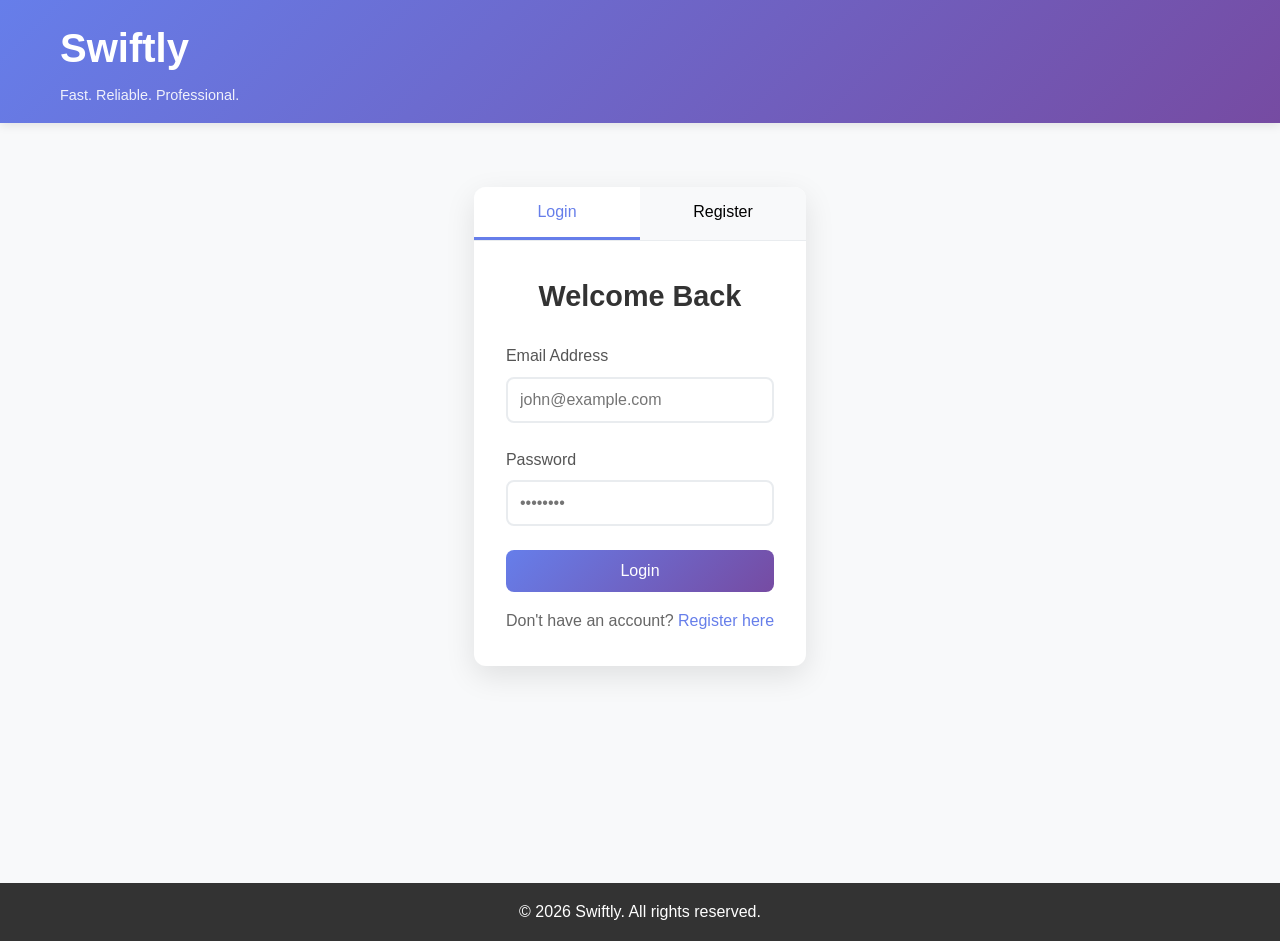
<file: index.html>
<!DOCTYPE html>
<html lang="en">
<head>
    <meta charset="UTF-8">
    <meta name="viewport" content="width=device-width, initial-scale=1.0">
    <title>Swiftly - Login/Register</title>
    <link rel="stylesheet" href="css/style.css">
</head>
<body>
    <header>
        <div class="container">
            <div class="logo">
                <h1>Swiftly</h1>
                <p>Fast. Reliable. Professional.</p>
            </div>
        </div>
    </header>

    <main>
        <section class="auth-section">
            <div class="container">
                <div class="auth-container">
                    <div class="auth-tabs">
                        <button class="tab-btn active" data-tab="login">Login</button>
                        <button class="tab-btn" data-tab="register">Register</button>
                    </div>

                    <!-- Login Form -->
                    <div class="auth-form active" id="login-form">
                        <h2>Welcome Back</h2>
                        <form id="loginForm">
                            <div class="form-group">
                                <label for="loginEmail">Email Address</label>
                                <input type="email" id="loginEmail" name="email" required placeholder="john@example.com">
                            </div>
                            <div class="form-group">
                                <label for="loginPassword">Password</label>
                                <input type="password" id="loginPassword" name="password" required placeholder="••••••••">
                            </div>
                            <button type="submit" class="btn btn-primary">Login</button>
                        </form>
                        <p class="auth-switch">Don't have an account? <a href="#" data-tab="register">Register here</a></p>
                    </div>

                    <!-- Register Form -->
                    <div class="auth-form" id="register-form">
                        <h2>Create Account</h2>
                        <form id="registerForm">
                            <div class="form-group">
                                <label for="registerName">Full Name</label>
                                <input type="text" id="registerName" name="name" required placeholder="John Doe">
                            </div>
                            <div class="form-group">
                                <label for="registerEmail">Email Address</label>
                                <input type="email" id="registerEmail" name="email" required placeholder="john@example.com">
                            </div>
                            <div class="form-group">
                                <label for="registerPhone">Phone Number</label>
                                <input type="tel" id="registerPhone" name="phone" required placeholder="+1234567890">
                            </div>
                            <div class="form-group">
                                <label for="registerPassword">Password</label>
                                <input type="password" id="registerPassword" name="password" required placeholder="••••••••">
                            </div>
                            <div class="form-group">
                                <label for="confirmPassword">Confirm Password</label>
                                <input type="password" id="confirmPassword" name="confirmPassword" required placeholder="••••••••">
                            </div>
                            <button type="submit" class="btn btn-primary">Register</button>
                        </form>
                        <p class="auth-switch">Already have an account? <a href="#" data-tab="login">Login here</a></p>
                    </div>
                </div>
            </div>
        </section>
    </main>

    <footer>
        <div class="container">
            <p>&copy; 2026 Swiftly. All rights reserved.</p>
        </div>
    </footer>

    <script src="js/script.js"></script>
</body>
</html>
</file>
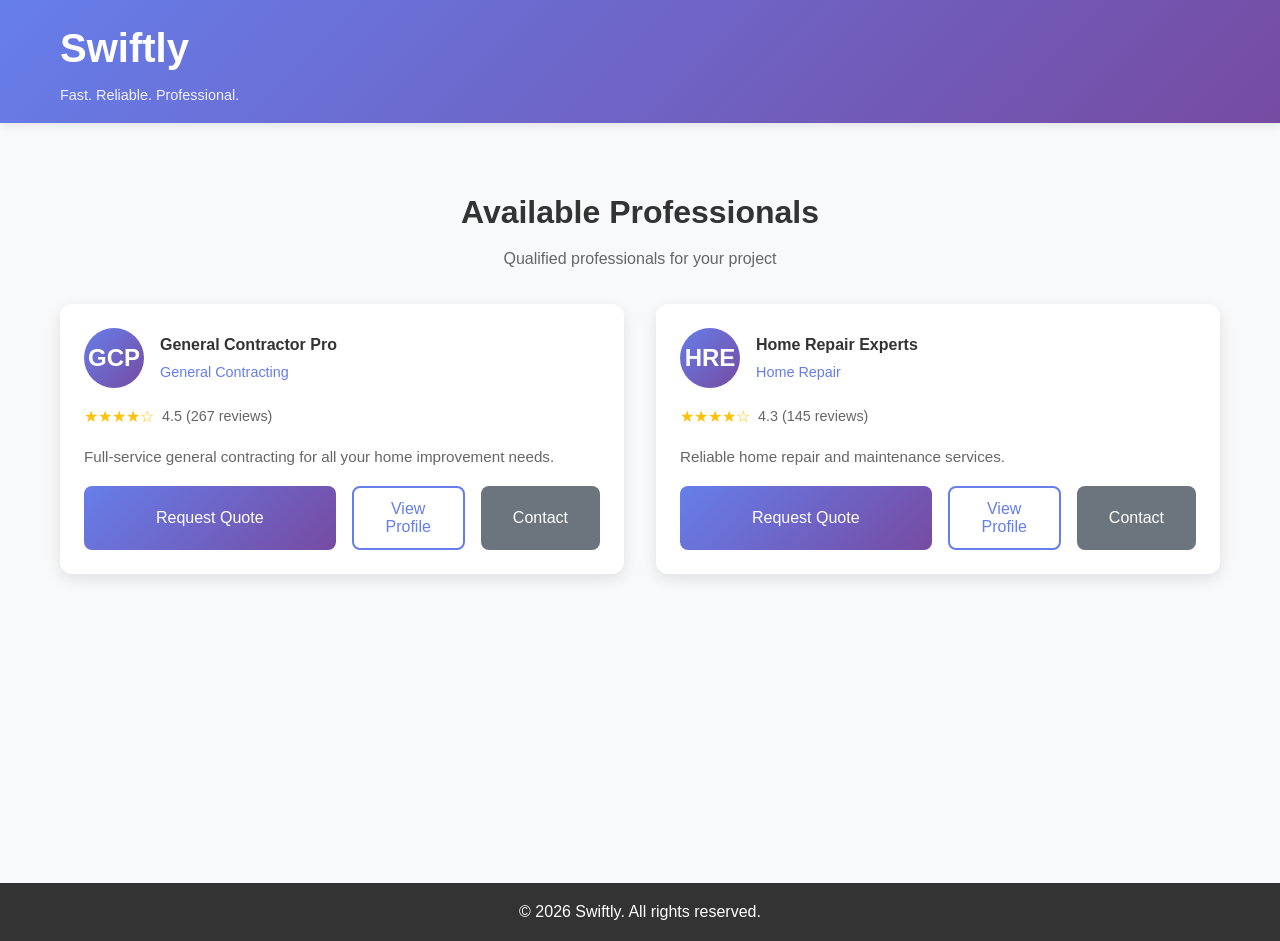
<file: candidates.html>
<!DOCTYPE html>
<html lang="en">
<head>
    <meta charset="UTF-8">
    <meta name="viewport" content="width=device-width, initial-scale=1.0">
    <title>Swiftly - Available Professionals</title>
    <link rel="stylesheet" href="css/style.css">
</head>
<body>
    <header>
        <div class="container">
            <div class="logo">
                <h1>Swiftly</h1>
                <p>Fast. Reliable. Professional.</p>
            </div>
        </div>
    </header>

    <main>
        <section class="candidates-section">
            <div class="container">
                <div class="page-header">
                    <h2>Available Professionals</h2>
                    <p id="categoryDescription">Find the right professional for your needs</p>
                </div>

                <div class="candidates-grid" id="candidatesGrid">
                    <!-- Candidates will be dynamically loaded here -->
                </div>
            </div>
        </section>
    </main>

    <footer>
        <div class="container">
            <p>&copy; 2026 Swiftly. All rights reserved.</p>
        </div>
    </footer>

    <script src="js/script.js"></script>
    <script>
        // Hardcoded contractor data (ready for Firestore migration)
        const contractors = {
            'kitchen': [
                {
                    id: 1,
                    name: 'John Smith',
                    businessName: 'Smith Kitchen Solutions',
                    specialty: 'Kitchen Remodeling',
                    rating: 4.8,
                    reviewCount: 127,
                    description: 'Specializing in modern kitchen designs and renovations. Over 15 years of experience.',
                    phone: '+1-555-0123',
                    email: 'john@smithkitchen.com',
                    verified: true,
                    available: true
                },
                {
                    id: 2,
                    name: 'Maria Garcia',
                    businessName: 'Garcia Home Improvements',
                    specialty: 'Kitchen & Bathroom',
                    rating: 4.6,
                    reviewCount: 89,
                    description: 'Full-service home improvement with focus on quality craftsmanship and customer satisfaction.',
                    phone: '+1-555-0124',
                    email: 'maria@garciahome.com',
                    verified: true,
                    available: true
                },
                {
                    id: 3,
                    name: 'David Chen',
                    businessName: 'Chen Construction',
                    specialty: 'Custom Cabinetry',
                    rating: 4.9,
                    reviewCount: 203,
                    description: 'Expert in custom cabinetry and woodworking. Premium materials and attention to detail.',
                    phone: '+1-555-0125',
                    email: 'david@chenconstruction.com',
                    verified: true,
                    available: false
                }
            ],
            'bathroom': [
                {
                    id: 4,
                    name: 'Lisa Johnson',
                    businessName: 'Johnson Bathrooms',
                    specialty: 'Bathroom Renovation',
                    rating: 4.7,
                    reviewCount: 156,
                    description: 'Complete bathroom renovations from plumbing to finishing touches.',
                    phone: '+1-555-0126',
                    email: 'lisa@johnsonbath.com',
                    verified: true,
                    available: true
                },
                {
                    id: 5,
                    name: 'Robert Taylor',
                    businessName: 'Taylor Plumbing & Bath',
                    specialty: 'Plumbing & Bathroom',
                    rating: 4.5,
                    reviewCount: 94,
                    description: 'Licensed plumber specializing in bathroom installations and repairs.',
                    phone: '+1-555-0127',
                    email: 'robert@taylorplumbing.com',
                    verified: true,
                    available: true
                }
            ],
            'plumbing': [
                {
                    id: 6,
                    name: 'Mike Wilson',
                    businessName: 'Wilson Plumbing Services',
                    specialty: 'Emergency Plumbing',
                    rating: 4.8,
                    reviewCount: 312,
                    description: '24/7 emergency plumbing services. Licensed and insured.',
                    phone: '+1-555-0128',
                    email: 'mike@wilsonplumbing.com',
                    verified: true,
                    available: true
                },
                {
                    id: 7,
                    name: 'Tom Anderson',
                    businessName: 'Anderson Plumbing',
                    specialty: 'Residential Plumbing',
                    rating: 4.4,
                    reviewCount: 78,
                    description: 'Reliable residential plumbing repairs and installations.',
                    phone: '+1-555-0129',
                    email: 'tom@andersonplumbing.com',
                    verified: false,
                    available: true
                }
            ],
            'electrical': [
                {
                    id: 8,
                    name: 'James Brown',
                    businessName: 'Brown Electrical Solutions',
                    specialty: 'Residential Electrical',
                    rating: 4.9,
                    reviewCount: 189,
                    description: 'Licensed electrician with 20+ years of experience in residential electrical work.',
                    phone: '+1-555-0130',
                    email: 'james@brownelectrical.com',
                    verified: true,
                    available: true
                },
                {
                    id: 9,
                    name: 'Kevin Martinez',
                    businessName: 'Martinez Electric',
                    specialty: 'Commercial & Residential',
                    rating: 4.6,
                    reviewCount: 134,
                    description: 'Full-service electrical contractor for both commercial and residential projects.',
                    phone: '+1-555-0131',
                    email: 'kevin@martinezelectric.com',
                    verified: true,
                    available: false
                }
            ],
            'default': [
                {
                    id: 10,
                    name: 'General Contractor Pro',
                    businessName: 'GC Professional Services',
                    specialty: 'General Contracting',
                    rating: 4.5,
                    reviewCount: 267,
                    description: 'Full-service general contracting for all your home improvement needs.',
                    phone: '+1-555-0132',
                    email: 'info@gcpro.com',
                    verified: true,
                    available: true
                },
                {
                    id: 11,
                    name: 'Home Repair Experts',
                    businessName: 'HRE Solutions',
                    specialty: 'Home Repair',
                    rating: 4.3,
                    reviewCount: 145,
                    description: 'Reliable home repair and maintenance services.',
                    phone: '+1-555-0133',
                    email: 'service@hre.com',
                    verified: false,
                    available: true
                }
            ]
        };

        // Get URL parameters
        const urlParams = new URLSearchParams(window.location.search);
        const category = urlParams.get('category');
        const subcategory = urlParams.get('subcategory');

        // Update page header
        function updatePageHeader() {
            const categoryDescriptions = {
                'kitchen': 'Kitchen remodeling and installation specialists',
                'bathroom': 'Bathroom renovation and plumbing experts',
                'plumbing': 'Professional plumbing services',
                'electrical': 'Licensed electrical contractors',
                'hvac': 'Heating, ventilation, and air conditioning specialists',
                'roofing': 'Roofing repair and installation experts',
                'flooring': 'Flooring installation and repair services',
                'windows': 'Window and door installation specialists'
            };

            const description = categoryDescriptions[subcategory] || 'Qualified professionals for your project';
            document.getElementById('categoryDescription').textContent = description;
        }

        // Render contractor cards
        function renderContractors(contractorList) {
            const grid = document.getElementById('candidatesGrid');
            grid.innerHTML = '';

            contractorList.forEach(contractor => {
                const card = document.createElement('div');
                card.className = 'contractor-card';
                
                const stars = '★'.repeat(Math.floor(contractor.rating)) + 
                             '☆'.repeat(5 - Math.floor(contractor.rating));
                
                card.innerHTML = `
                    <div class="contractor-header">
                        <div class="contractor-avatar">${contractor.name.split(' ').map(n => n[0]).join('')}</div>
                        <div class="contractor-info">
                            <h4>${contractor.name}</h4>
                            <div class="specialty">${contractor.specialty}</div>
                        </div>
                    </div>
                    <div class="rating">
                        <span class="stars">${stars}</span>
                        <span class="rating-score">${contractor.rating} (${contractor.reviewCount} reviews)</span>
                    </div>
                    <div class="contractor-description">${contractor.description}</div>
                    <div class="contractor-actions">
                        <button class="btn btn-primary" onclick="requestQuote(${contractor.id})">Request Quote</button>
                        <button class="btn btn-outline" onclick="viewProfile(${contractor.id})">View Profile</button>
                        <button class="btn btn-secondary" onclick="contactContractor('${contractor.phone}')">Contact</button>
                    </div>
                `;
                
                grid.appendChild(card);
            });
        }

        // Request quote from contractor
        function requestQuote(contractorId) {
            const contractor = contractors[subcategory]?.find(c => c.id === contractorId) || 
                             contractors['default']?.find(c => c.id === contractorId);
            
            if (contractor) {
                const confirmed = confirm(`Send job request to ${contractor.name}?\n\nThis will:\n1. Send your job details to this contractor\n2. They can respond with a quote and timeline\n3. You'll receive a notification when they respond\n4. You can compare multiple responses before hiring`);
                
                if (confirmed) {
                    // Get job details from session storage or URL params
                    const urlParams = new URLSearchParams(window.location.search);
                    const category = urlParams.get('category');
                    const subcategory = urlParams.get('subcategory');
                    
                    alert(`Job request sent to ${contractor.name}!\n\nYou can track all your job requests and responses in the "My Job Requests" section.\n\n(Placeholder - would integrate with Firestore)`);
                    
                    // In real implementation, this would:
                    // 1. Create a job request in Firestore
                    // 2. Send notification to contractor
                    // 3. Update job status to "pending_response"
                    // 4. Redirect to job requests page
                    
                    // For now, redirect to job requests page
                    setTimeout(() => {
                        window.location.href = 'job-requests.html';
                    }, 2000);
                }
            }
        }

        // View contractor profile
        function viewProfile(contractorId) {
            window.location.href = `profile.html?id=${contractorId}`;
        }

        // Contact contractor (placeholder)
        function contactContractor(phone) {
            alert(`Contact: ${phone}\n\nThis is a placeholder. In the full version, this would open a messaging system or provide more contact options.`);
        }

        // Initialize page
        document.addEventListener('DOMContentLoaded', () => {
            updatePageHeader();
            
            // Get contractors for the selected subcategory
            let selectedContractors = contractors[subcategory] || contractors['default'];
            
            // Sort by rating and availability
            selectedContractors = selectedContractors
                .sort((a, b) => {
                    if (a.available && !b.available) return -1;
                    if (!a.available && b.available) return 1;
                    return b.rating - a.rating;
                });
            
            renderContractors(selectedContractors);
        });
    </script>
</body>
</html>
</file>
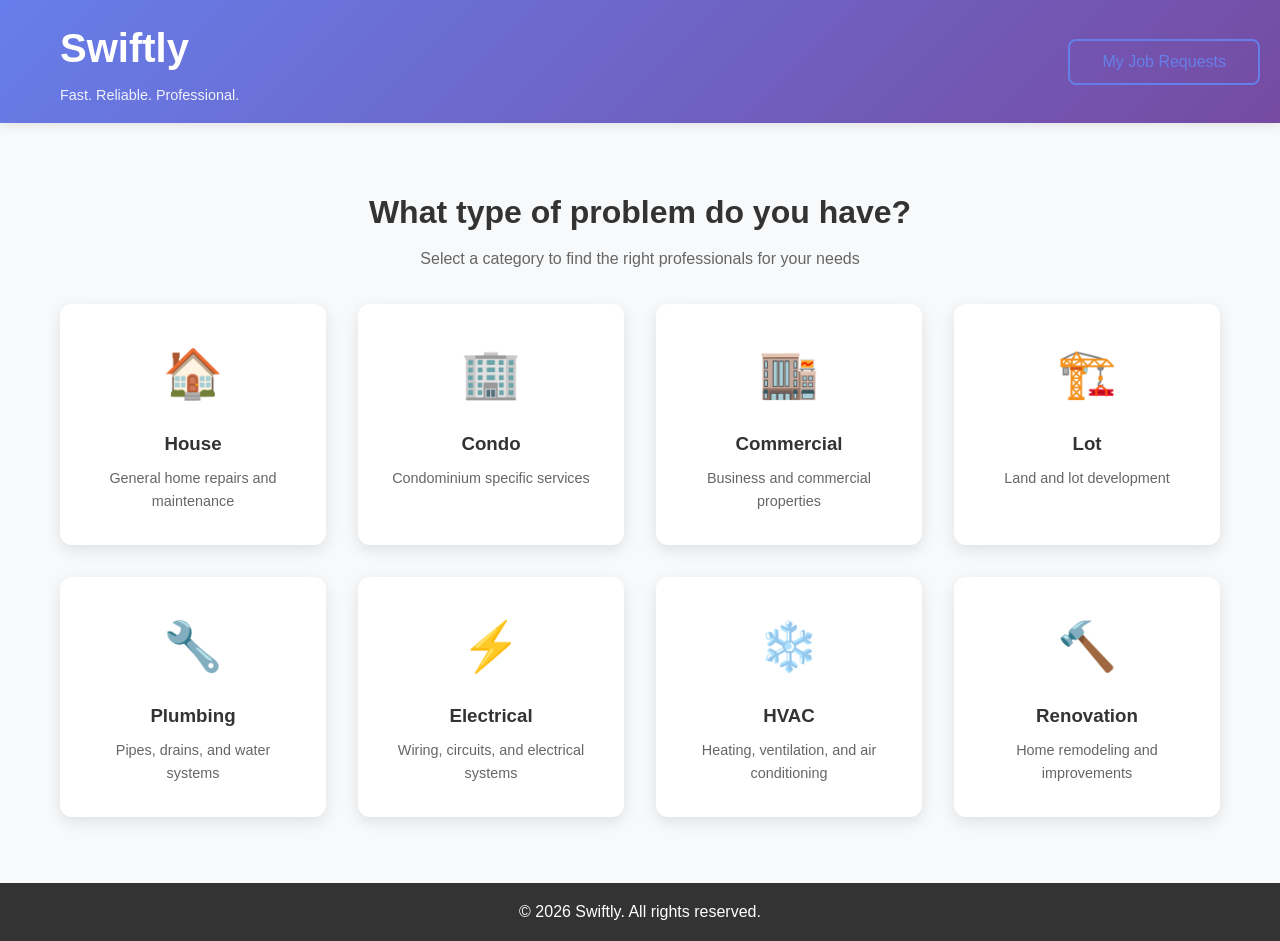
<file: categories.html>
<!DOCTYPE html>
<html lang="en">
<head>
    <meta charset="UTF-8">
    <meta name="viewport" content="width=device-width, initial-scale=1.0">
    <title>Swiftly - Choose Category</title>
    <link rel="stylesheet" href="css/style.css">
</head>
<body>
    <header>
        <div class="container">
            <div class="logo">
                <h1>Swiftly</h1>
                <p>Fast. Reliable. Professional.</p>
            </div>
            <nav class="user-nav">
                <button class="btn btn-outline" onclick="goToJobRequests()">My Job Requests</button>
            </nav>
        </div>
    </header>

    <main>
        <section class="category-section">
            <div class="container">
                <div class="page-header">
                    <h2>What type of problem do you have?</h2>
                    <p>Select a category to find the right professionals for your needs</p>
                </div>

                <div class="category-grid">
                    <a href="problem.html?category=house" class="category-card">
                        <div class="category-icon">🏠</div>
                        <h3>House</h3>
                        <p>General home repairs and maintenance</p>
                    </a>

                    <a href="problem.html?category=condo" class="category-card">
                        <div class="category-icon">🏢</div>
                        <h3>Condo</h3>
                        <p>Condominium specific services</p>
                    </a>

                    <a href="problem.html?category=commercial" class="category-card">
                        <div class="category-icon">🏬</div>
                        <h3>Commercial</h3>
                        <p>Business and commercial properties</p>
                    </a>

                    <a href="problem.html?category=lot" class="category-card">
                        <div class="category-icon">🏗️</div>
                        <h3>Lot</h3>
                        <p>Land and lot development</p>
                    </a>

                    <a href="problem.html?category=plumbing" class="category-card">
                        <div class="category-icon">🔧</div>
                        <h3>Plumbing</h3>
                        <P>Pipes, drains, and water systems</P>
                    </a>

                    <a href="problem.html?category=electrical" class="category-card">
                        <div class="category-icon">⚡</div>
                        <h3>Electrical</h3>
                        <p>Wiring, circuits, and electrical systems</p>
                    </a>

                    <a href="problem.html?category=hvac" class="category-card">
                        <div class="category-icon">❄️</div>
                        <h3>HVAC</h3>
                        <p>Heating, ventilation, and air conditioning</p>
                    </a>

                    <a href="problem.html?category=renovation" class="category-card">
                        <div class="category-icon">🔨</div>
                        <h3>Renovation</h3>
                        <p>Home remodeling and improvements</p>
                    </a>
                </div>
            </div>
        </section>
    </main>

    <footer>
        <div class="container">
            <p>&copy; 2026 Swiftly. All rights reserved.</p>
        </div>
    </footer>

    <script src="js/script.js"></script>
    <script>
        function goToJobRequests() {
            window.location.href = 'job-requests.html';
        }
    </script>
</body>
</html>
</file>
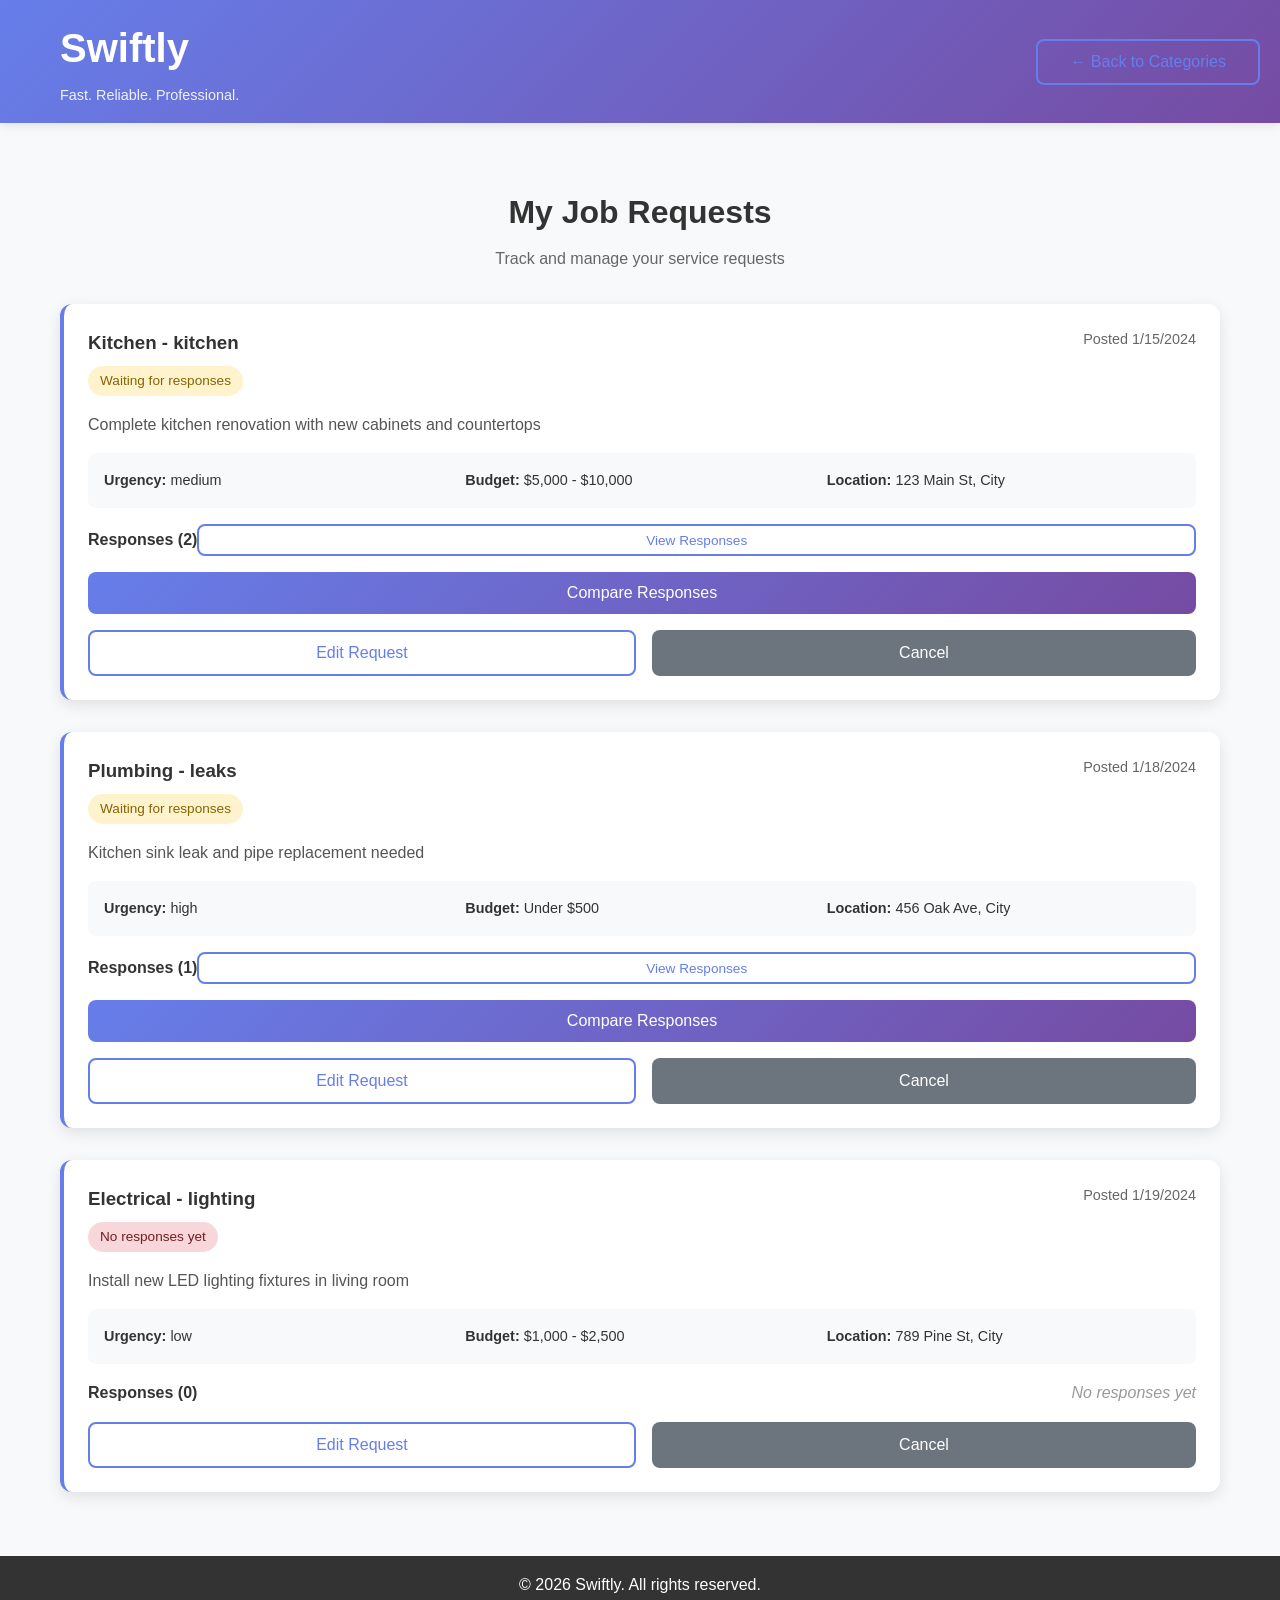
<file: job-requests.html>
<!DOCTYPE html>
<html lang="en">
<head>
    <meta charset="UTF-8">
    <meta name="viewport" content="width=device-width, initial-scale=1.0">
    <title>Swiftly - My Job Requests</title>
    <link rel="stylesheet" href="css/style.css">
</head>
<body>
    <header>
        <div class="container">
            <div class="logo">
                <h1>Swiftly</h1>
                <p>Fast. Reliable. Professional.</p>
            </div>
            <nav class="user-nav">
                <button class="btn btn-outline" onclick="goHome()">← Back to Categories</button>
            </nav>
        </div>
    </header>

    <main>
        <section class="job-requests-section">
            <div class="container">
                <div class="page-header">
                    <h2>My Job Requests</h2>
                    <p>Track and manage your service requests</p>
                </div>

                <div class="job-requests-grid" id="jobRequestsGrid">
                    <!-- Job requests will be dynamically loaded here -->
                </div>

                <div class="empty-state" id="emptyState" style="display: none;">
                    <div class="empty-icon">📋</div>
                    <h3>No Active Job Requests</h3>
                    <p>You haven't submitted any job requests yet. Start by selecting a service category.</p>
                    <button class="btn btn-primary" onclick="goToCategories()">Browse Services</button>
                </div>
            </div>
        </section>
    </main>

    <footer>
        <div class="container">
            <p>&copy; 2026 Swiftly. All rights reserved.</p>
        </div>
    </footer>

    <script src="js/script.js"></script>
    <script>
        // Hardcoded job requests data (ready for Firestore migration)
        const jobRequests = [
            {
                id: 'job_001',
                category: 'Kitchen',
                subcategory: 'kitchen',
                description: 'Complete kitchen renovation with new cabinets and countertops',
                urgency: 'medium',
                budget: '5000-10000',
                location: '123 Main St, City',
                status: 'pending_responses',
                createdAt: new Date('2024-01-15'),
                responses: [
                    {
                        contractorId: 1,
                        contractorName: 'John Smith',
                        businessName: 'Smith Kitchen Solutions',
                        response: 'I can complete this project in 3-4 weeks. Estimated cost: $8,500. Includes custom cabinets and quartz countertops.',
                        estimatedPrice: 8500,
                        timeline: '3-4 weeks',
                        availability: 'available',
                        respondedAt: new Date('2024-01-16')
                    },
                    {
                        contractorId: 2,
                        contractorName: 'Maria Garcia',
                        businessName: 'Garcia Home Improvements',
                        response: 'Available to start next week. Complete renovation for $7,200. Premium materials included.',
                        estimatedPrice: 7200,
                        timeline: '2-3 weeks',
                        availability: 'available',
                        respondedAt: new Date('2024-01-17')
                    }
                ]
            },
            {
                id: 'job_002',
                category: 'Plumbing',
                subcategory: 'leaks',
                description: 'Kitchen sink leak and pipe replacement needed',
                urgency: 'high',
                budget: 'under-500',
                location: '456 Oak Ave, City',
                status: 'pending_responses',
                createdAt: new Date('2024-01-18'),
                responses: [
                    {
                        contractorId: 6,
                        contractorName: 'Mike Wilson',
                        businessName: 'Wilson Plumbing Services',
                        response: 'Emergency service available today. Can fix leak for $350. Parts and labor included.',
                        estimatedPrice: 350,
                        timeline: 'Same day',
                        availability: 'emergency',
                        respondedAt: new Date('2024-01-18')
                    }
                ]
            },
            {
                id: 'job_003',
                category: 'Electrical',
                subcategory: 'lighting',
                description: 'Install new LED lighting fixtures in living room',
                urgency: 'low',
                budget: '1000-2500',
                location: '789 Pine St, City',
                status: 'no_responses',
                createdAt: new Date('2024-01-19'),
                responses: []
            }
        ];

        // Render job requests
        function renderJobRequests() {
            const grid = document.getElementById('jobRequestsGrid');
            const emptyState = document.getElementById('emptyState');
            
            if (jobRequests.length === 0) {
                grid.style.display = 'none';
                emptyState.style.display = 'block';
                return;
            }
            
            grid.style.display = 'grid';
            emptyState.style.display = 'none';
            grid.innerHTML = '';
            
            jobRequests.forEach(job => {
                const jobCard = createJobCard(job);
                grid.appendChild(jobCard);
            });
        }

        // Create job request card
        function createJobCard(job) {
            const card = document.createElement('div');
            card.className = 'job-request-card';
            
            const statusClass = getStatusClass(job.status);
            const statusText = getStatusText(job.status);
            const responseCount = job.responses.length;
            
            card.innerHTML = `
                <div class="job-header">
                    <div class="job-title">
                        <h3>${job.category} - ${job.subcategory}</h3>
                        <span class="job-status ${statusClass}">${statusText}</span>
                    </div>
                    <div class="job-date">
                        Posted ${formatDate(job.createdAt)}
                    </div>
                </div>
                
                <div class="job-description">
                    <p>${job.description}</p>
                </div>
                
                <div class="job-details">
                    <div class="detail-item">
                        <strong>Urgency:</strong> ${job.urgency}
                    </div>
                    <div class="detail-item">
                        <strong>Budget:</strong> ${formatBudget(job.budget)}
                    </div>
                    <div class="detail-item">
                        <strong>Location:</strong> ${job.location}
                    </div>
                </div>
                
                <div class="job-responses">
                    <div class="responses-header">
                        <h4>Responses (${responseCount})</h4>
                        ${responseCount > 0 ? `<button class="btn btn-sm btn-outline" onclick="toggleResponses('job_${job.id}')">View Responses</button>` : '<span class="no-responses">No responses yet</span>'}
                    </div>
                    
                    <div class="responses-list" id="responses_job_${job.id}" style="display: none;">
                        ${job.responses.map(response => createResponseHTML(response, job.id)).join('')}
                    </div>
                </div>
                
                <div class="job-actions">
                    ${responseCount > 0 ? `<button class="btn btn-primary" onclick="compareResponses('${job.id}')">Compare Responses</button>` : ''}
                    <button class="btn btn-outline" onclick="editJob('${job.id}')">Edit Request</button>
                    <button class="btn btn-secondary" onclick="cancelJob('${job.id}')">Cancel</button>
                </div>
            `;
            
            return card;
        }

        // Create response HTML
        function createResponseHTML(response, jobId) {
            return `
                <div class="response-card">
                    <div class="response-header">
                        <div class="contractor-info">
                            <strong>${response.contractorName}</strong>
                            <span class="business-name">${response.businessName}</span>
                        </div>
                        <div class="response-meta">
                            <span class="price">$${response.estimatedPrice.toLocaleString()}</span>
                            <span class="timeline">${response.timeline}</span>
                        </div>
                    </div>
                    <div class="response-content">
                        <p>${response.response}</p>
                    </div>
                    <div class="response-actions">
                        <button class="btn btn-sm btn-primary" onclick="selectContractor('${jobId}', ${response.contractorId})">Select This Contractor</button>
                        <button class="btn btn-sm btn-outline" onclick="viewContractorProfile(${response.contractorId})">View Profile</button>
                    </div>
                </div>
            `;
        }

        // Helper functions
        function getStatusClass(status) {
            const classes = {
                'pending_responses': 'status-pending',
                'has_responses': 'status-active',
                'contractor_selected': 'status-selected',
                'in_progress': 'status-progress',
                'completed': 'status-completed',
                'no_responses': 'status-waiting'
            };
            return classes[status] || 'status-pending';
        }

        function getStatusText(status) {
            const texts = {
                'pending_responses': 'Waiting for responses',
                'has_responses': 'Responses received',
                'contractor_selected': 'Contractor selected',
                'in_progress': 'Work in progress',
                'completed': 'Completed',
                'no_responses': 'No responses yet'
            };
            return texts[status] || 'Pending';
        }

        function formatDate(date) {
            const now = new Date();
            const diff = now - date;
            const days = Math.floor(diff / (1000 * 60 * 60 * 24));
            
            if (days === 0) return 'today';
            if (days === 1) return 'yesterday';
            if (days < 7) return `${days} days ago`;
            return date.toLocaleDateString();
        }

        function formatBudget(budget) {
            const budgets = {
                'under-500': 'Under $500',
                '500-1000': '$500 - $1,000',
                '1000-2500': '$1,000 - $2,500',
                '2500-5000': '$2,500 - $5,000',
                '5000-10000': '$5,000 - $10,000',
                'over-10000': 'Over $10,000',
                'flexible': 'Flexible'
            };
            return budgets[budget] || budget;
        }

        // Action functions
        function toggleResponses(jobId) {
            const responsesList = document.getElementById(`responses_${jobId}`);
            const isHidden = responsesList.style.display === 'none';
            responsesList.style.display = isHidden ? 'block' : 'none';
        }

        function selectContractor(jobId, contractorId) {
            const confirmed = confirm('Are you sure you want to hire this contractor? This will notify them and begin the project setup process.');
            if (confirmed) {
                alert(`Contractor selected! (Placeholder)\n\nThis would:\n1. Update job status to "contractor_selected"\n2. Send notification to contractor\n3. Set up project management tools\n4. Handle payment processing setup`);
                // In real implementation, this would update the job status in Firestore
            }
        }

        function viewContractorProfile(contractorId) {
            window.location.href = `profile.html?id=${contractorId}`;
        }

        function compareResponses(jobId) {
            const job = jobRequests.find(j => j.id === jobId);
            if (job && job.responses.length > 1) {
                alert('Comparison feature (Placeholder)\n\nThis would open a detailed comparison view showing:\n• Side-by-side contractor profiles\n• Price comparisons\n• Timeline comparisons\n• Response quality analysis');
            }
        }

        function editJob(jobId) {
            alert('Edit job request (Placeholder)\n\nThis would allow you to modify your job request details, urgency, or budget.');
        }

        function cancelJob(jobId) {
            const confirmed = confirm('Are you sure you want to cancel this job request? This will notify all contractors who have responded.');
            if (confirmed) {
                alert('Job request cancelled (Placeholder)\n\nThis would:\n1. Remove the job request\n2. Notify all responding contractors\n3. Update job status to "cancelled"');
            }
        }

        function goHome() {
            window.location.href = 'categories.html';
        }

        function goToCategories() {
            window.location.href = 'categories.html';
        }

        // Initialize page
        document.addEventListener('DOMContentLoaded', () => {
            renderJobRequests();
        });
    </script>

    <style>
        .user-nav {
            position: absolute;
            right: 20px;
            top: 50%;
            transform: translateY(-50%);
        }

        .job-requests-section {
            padding: 2rem 0;
        }

        .job-requests-grid {
            display: grid;
            gap: 2rem;
            margin-top: 2rem;
        }

        .job-request-card {
            background: white;
            border-radius: 12px;
            padding: 1.5rem;
            box-shadow: 0 5px 15px rgba(0,0,0,0.1);
            border-left: 4px solid #667eea;
        }

        .job-header {
            display: flex;
            justify-content: space-between;
            align-items: flex-start;
            margin-bottom: 1rem;
        }

        .job-title h3 {
            margin: 0 0 0.5rem 0;
            color: #333;
        }

        .job-status {
            display: inline-block;
            padding: 0.25rem 0.75rem;
            border-radius: 20px;
            font-size: 0.85rem;
            font-weight: 500;
        }

        .status-pending { background: #fff3cd; color: #856404; }
        .status-active { background: #d4edda; color: #155724; }
        .status-selected { background: #cce5ff; color: #004085; }
        .status-progress { background: #e2e3e5; color: #383d41; }
        .status-completed { background: #d1ecf1; color: #0c5460; }
        .status-waiting { background: #f8d7da; color: #721c24; }

        .job-date {
            color: #666;
            font-size: 0.9rem;
        }

        .job-description {
            margin-bottom: 1rem;
            color: #555;
        }

        .job-details {
            display: grid;
            grid-template-columns: repeat(auto-fit, minmax(200px, 1fr));
            gap: 0.5rem;
            margin-bottom: 1rem;
            padding: 1rem;
            background: #f8f9fa;
            border-radius: 8px;
        }

        .detail-item {
            font-size: 0.9rem;
        }

        .job-responses {
            margin-bottom: 1rem;
        }

        .responses-header {
            display: flex;
            justify-content: space-between;
            align-items: center;
            margin-bottom: 1rem;
        }

        .no-responses {
            color: #999;
            font-style: italic;
        }

        .responses-list {
            margin-top: 1rem;
        }

        .response-card {
            background: #f8f9fa;
            border-radius: 8px;
            padding: 1rem;
            margin-bottom: 1rem;
            border-left: 3px solid #28a745;
        }

        .response-header {
            display: flex;
            justify-content: space-between;
            align-items: flex-start;
            margin-bottom: 0.5rem;
        }

        .business-name {
            display: block;
            color: #666;
            font-size: 0.85rem;
        }

        .response-meta {
            text-align: right;
        }

        .price {
            display: block;
            font-weight: bold;
            color: #28a745;
        }

        .timeline {
            display: block;
            font-size: 0.85rem;
            color: #666;
        }

        .response-content {
            margin-bottom: 1rem;
            color: #555;
        }

        .response-actions {
            display: flex;
            gap: 0.5rem;
            flex-wrap: wrap;
        }

        .btn-sm {
            padding: 0.4rem 0.8rem;
            font-size: 0.85rem;
        }

        .job-actions {
            display: flex;
            gap: 1rem;
            flex-wrap: wrap;
        }

        .empty-state {
            text-align: center;
            padding: 3rem;
            color: #666;
        }

        .empty-icon {
            font-size: 4rem;
            margin-bottom: 1rem;
        }

        @media (max-width: 768px) {
            .job-header {
                flex-direction: column;
                gap: 0.5rem;
            }
            
            .response-header {
                flex-direction: column;
                gap: 0.5rem;
            }
            
            .response-meta {
                text-align: left;
            }
            
            .job-actions {
                flex-direction: column;
            }
        }
    </style>
</body>
</html>
</file>
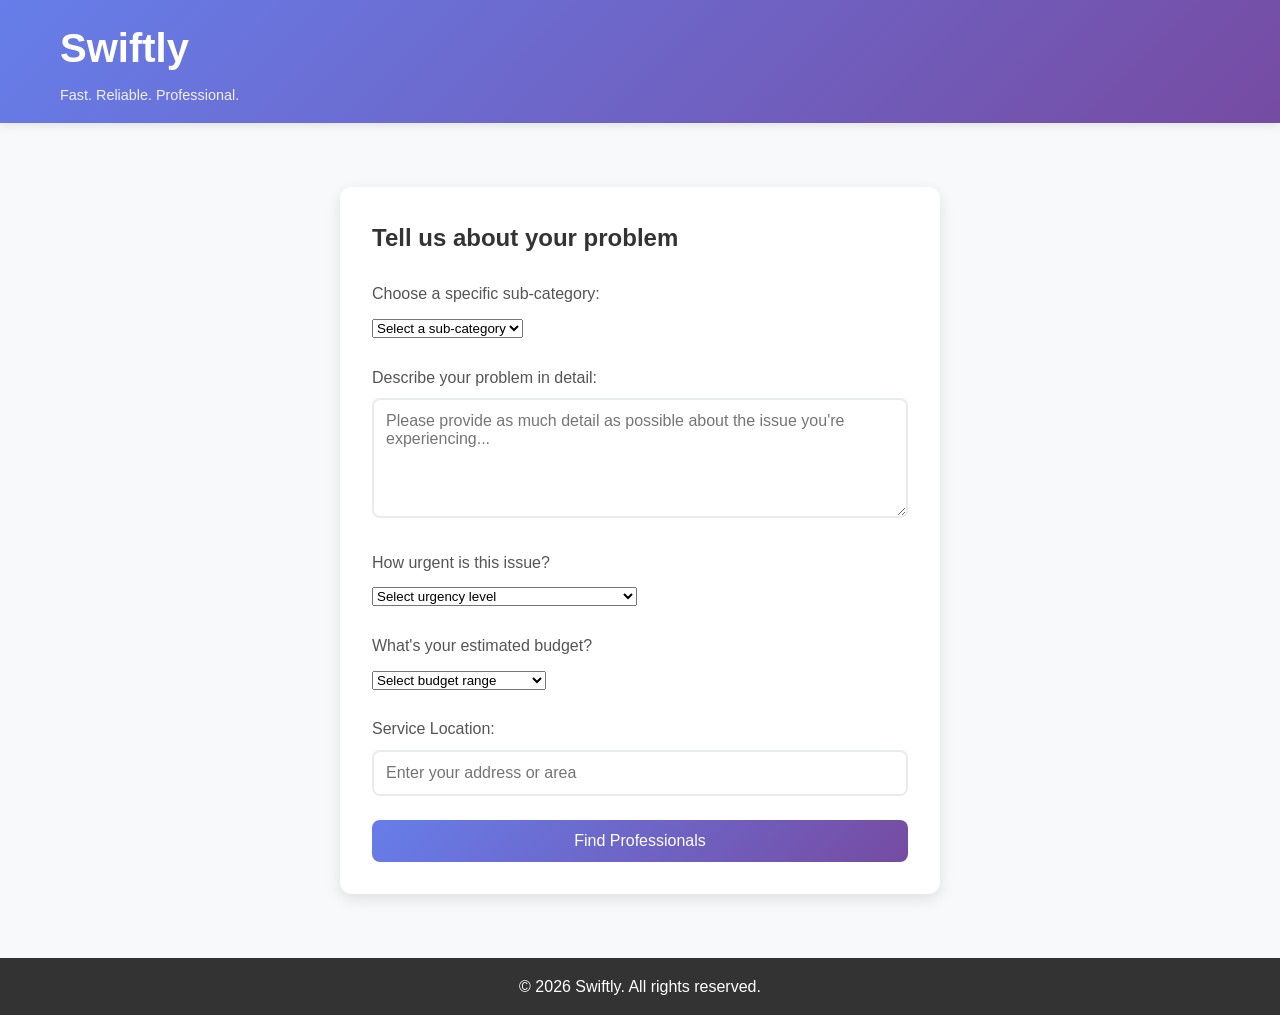
<file: problem.html>
<!DOCTYPE html>
<html lang="en">
<head>
    <meta charset="UTF-8">
    <meta name="viewport" content="width=device-width, initial-scale=1.0">
    <title>Swiftly - Describe Your Problem</title>
    <link rel="stylesheet" href="css/style.css">
</head>
<body>
    <header>
        <div class="container">
            <div class="logo">
                <h1>Swiftly</h1>
                <p>Fast. Reliable. Professional.</p>
            </div>
        </div>
    </header>

    <main>
        <section class="problem-section">
            <div class="container">
                <div class="problem-form">
                    <h2>Tell us about your problem</h2>
                    <form id="problemForm">
                        <input type="hidden" id="category" name="category">
                        
                        <div class="form-group">
                            <label for="subcategory">Choose a specific sub-category:</label>
                            <select id="subcategory" name="subcategory" required>
                                <option value="">Select a sub-category</option>
                            </select>
                        </div>

                        <div class="form-group">
                            <label for="description">Describe your problem in detail:</label>
                            <textarea id="description" name="description" required placeholder="Please provide as much detail as possible about the issue you're experiencing..."></textarea>
                        </div>

                        <div class="form-group">
                            <label for="urgency">How urgent is this issue?</label>
                            <select id="urgency" name="urgency" required>
                                <option value="">Select urgency level</option>
                                <option value="low">Low - Can wait a few days</option>
                                <option value="medium">Medium - Need service this week</option>
                                <option value="high">High - Need service as soon as possible</option>
                                <option value="emergency">Emergency - Need immediate assistance</option>
                            </select>
                        </div>

                        <div class="form-group">
                            <label for="budget">What's your estimated budget?</label>
                            <select id="budget" name="budget" required>
                                <option value="">Select budget range</option>
                                <option value="under-500">Under $500</option>
                                <option value="500-1000">$500 - $1,000</option>
                                <option value="1000-2500">$1,000 - $2,500</option>
                                <option value="2500-5000">$2,500 - $5,000</option>
                                <option value="5000-10000">$5,000 - $10,000</option>
                                <option value="over-10000">Over $10,000</option>
                                <option value="flexible">Flexible - Need quote first</option>
                            </select>
                        </div>

                        <div class="form-group">
                            <label for="location">Service Location:</label>
                            <input type="text" id="location" name="location" required placeholder="Enter your address or area">
                        </div>

                        <button type="submit" class="btn btn-primary">Find Professionals</button>
                    </form>
                </div>
            </div>
        </section>
    </main>

    <footer>
        <div class="container">
            <p>&copy; 2026 Swiftly. All rights reserved.</p>
        </div>
    </footer>

    <script src="js/script.js"></script>
    <script>
        // Subcategory data based on category
        const subcategories = {
            house: [
                { value: 'kitchen', text: 'Kitchen' },
                { value: 'bathroom', text: 'Bathroom' },
                { value: 'bedroom', text: 'Bedroom' },
                { value: 'living-room', text: 'Living Room' },
                { value: 'foundation', text: 'Foundation' },
                { value: 'roofing', text: 'Roofing' },
                { value: 'windows', text: 'Windows & Doors' },
                { value: 'flooring', text: 'Flooring' }
            ],
            condo: [
                { value: 'kitchen', text: 'Kitchen' },
                { value: 'bathroom', text: 'Bathroom' },
                { value: 'balcony', text: 'Balcony' },
                { value: 'interior', text: 'Interior Design' },
                { value: 'plumbing', text: 'Plumbing Systems' },
                { value: 'electrical', text: 'Electrical Systems' }
            ],
            commercial: [
                { value: 'office', text: 'Office Space' },
                { value: 'retail', text: 'Retail Store' },
                { value: 'warehouse', text: 'Warehouse' },
                { value: 'restaurant', text: 'Restaurant' },
                { value: 'healthcare', text: 'Healthcare Facility' }
            ],
            lot: [
                { value: 'land-clearing', text: 'Land Clearing' },
                { value: 'grading', text: 'Grading & Leveling' },
                { value: 'drainage', text: 'Drainage Systems' },
                { value: 'landscaping', text: 'Landscaping' },
                { value: 'fencing', text: 'Fencing' }
            ],
            plumbing: [
                { value: 'leaks', text: 'Pipe Leaks' },
                { value: 'drains', text: 'Clogged Drains' },
                { value: 'water-heater', text: 'Water Heater' },
                { value: 'sewer', text: 'Sewer Lines' },
                { value: 'fixtures', text: 'Fixtures Installation' }
            ],
            electrical: [
                { value: 'wiring', text: 'Wiring & Rewiring' },
                { value: 'panels', text: 'Electrical Panels' },
                { value: 'lighting', text: 'Lighting Installation' },
                { value: 'outlets', text: 'Outlets & Switches' },
                { value: 'generator', text: 'Generator Installation' }
            ],
            hvac: [
                { value: 'ac-repair', text: 'AC Repair' },
                { value: 'heating', text: 'Heating Systems' },
                { value: 'ventilation', text: 'Ventilation' },
                { value: 'installation', text: 'New Installation' },
                { value: 'maintenance', text: 'Regular Maintenance' }
            ],
            renovation: [
                { value: 'kitchen-remodel', text: 'Kitchen Remodeling' },
                { value: 'bathroom-remodel', text: 'Bathroom Remodeling' },
                { value: 'basement', text: 'Basement Finishing' },
                { value: 'addition', text: 'Home Addition' },
                { value: 'exterior', text: 'Exterior Renovation' }
            ]
        };

        // Get category from URL parameter
        const urlParams = new URLSearchParams(window.location.search);
        const category = urlParams.get('category');
        
        // Set category in form
        if (category) {
            document.getElementById('category').value = category;
            
            // Populate subcategories based on category
            const subcategorySelect = document.getElementById('subcategory');
            const options = subcategories[category] || [];
            
            options.forEach(option => {
                const optionElement = document.createElement('option');
                optionElement.value = option.value;
                optionElement.textContent = option.text;
                subcategorySelect.appendChild(optionElement);
            });
        }

        // Form submission
        document.getElementById('problemForm').addEventListener('submit', (e) => {
            e.preventDefault();
            
            const formData = new FormData(e.target);
            const data = Object.fromEntries(formData);
            
            console.log('Problem data:', data);
            
            // Redirect to candidates page
            window.location.href = `candidates.html?category=${encodeURIComponent(data.category)}&subcategory=${encodeURIComponent(data.subcategory)}`;
        });
    </script>
</body>
</html>
</file>
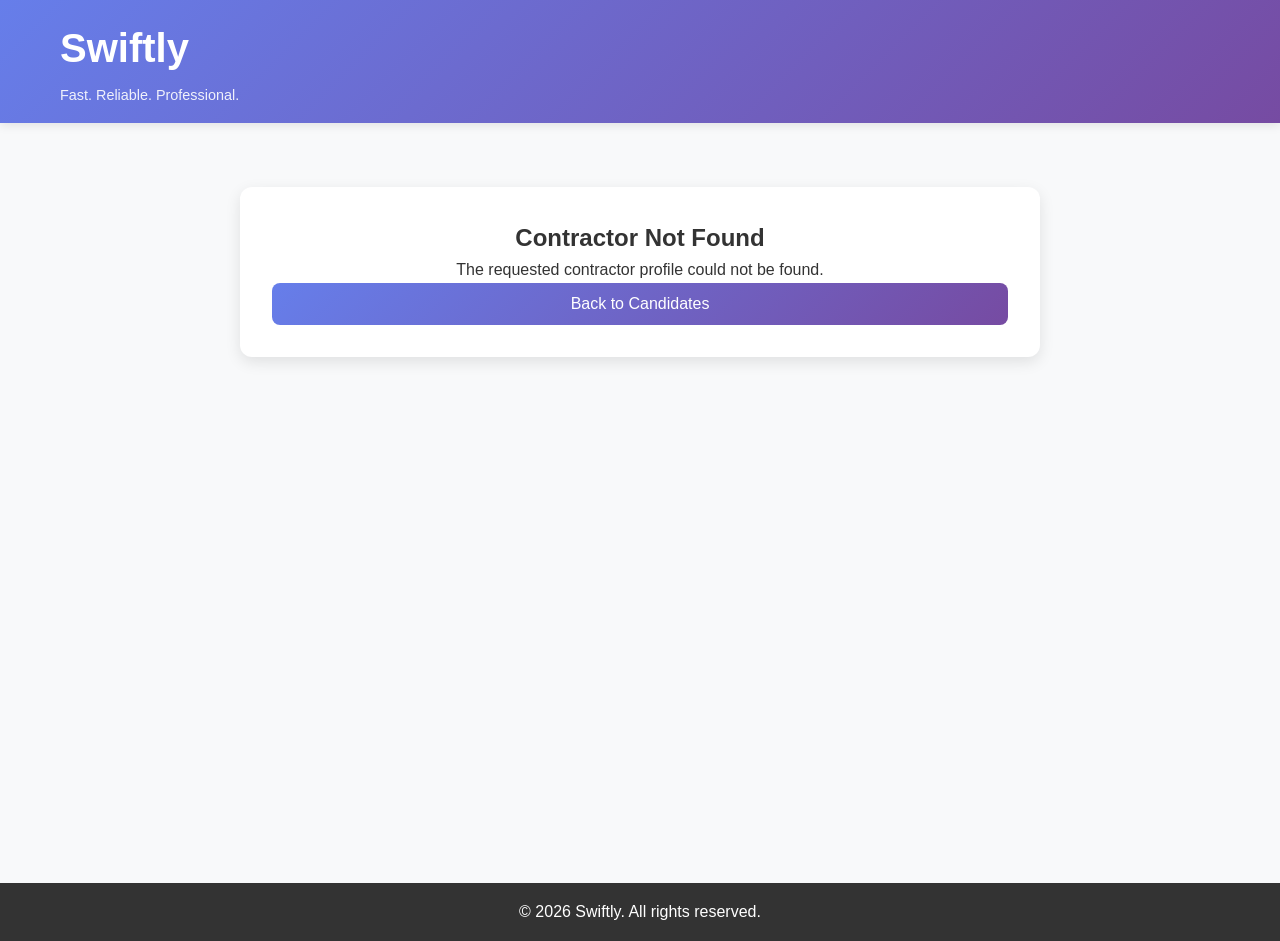
<file: profile.html>
<!DOCTYPE html>
<html lang="en">
<head>
    <meta charset="UTF-8">
    <meta name="viewport" content="width=device-width, initial-scale=1.0">
    <title>Swiftly - Professional Profile</title>
    <link rel="stylesheet" href="css/style.css">
</head>
<body>
    <header>
        <div class="container">
            <div class="logo">
                <h1>Swiftly</h1>
                <p>Fast. Reliable. Professional.</p>
            </div>
        </div>
    </header>

    <main>
        <section class="profile-section">
            <div class="container">
                <div class="profile-container">
                    <div class="profile-header">
                        <div class="profile-avatar" id="profileAvatar">JD</div>
                        <h2 id="contractorName">John Doe</h2>
                        <p id="businessName">Doe Construction Services</p>
                        <div class="rating">
                            <span class="stars" id="profileStars">★★★★★</span>
                            <span class="rating-score" id="profileRating">4.8 (127 reviews)</span>
                        </div>
                    </div>

                    <div class="profile-body">
                        <div class="section">
                            <h3>About</h3>
                            <p id="contractorDescription">Professional contractor with years of experience in home improvement and renovation projects.</p>
                        </div>

                        <div class="section">
                            <h3>Specialties</h3>
                            <div id="specialtiesList">
                                <span class="specialty-tag">Kitchen Remodeling</span>
                                <span class="specialty-tag">Bathroom Renovation</span>
                                <span class="specialty-tag">General Contracting</span>
                            </div>
                        </div>

                        <div class="section">
                            <h3>Contact Information</h3>
                            <div class="contact-info">
                                <div class="contact-item">
                                    <span class="contact-icon">📞</span>
                                    <div>
                                        <strong>Phone:</strong>
                                        <span id="contractorPhone">+1-555-0123</span>
                                    </div>
                                </div>
                                <div class="contact-item">
                                    <span class="contact-icon">📧</span>
                                    <div>
                                        <strong>Email:</strong>
                                        <span id="contractorEmail">john@example.com</span>
                                    </div>
                                </div>
                                <div class="contact-item">
                                    <span class="contact-icon">📍</span>
                                    <div>
                                        <strong>Service Area:</strong>
                                        <span id="serviceArea">Greater Metropolitan Area</span>
                                    </div>
                                </div>
                            </div>
                        </div>

                        <div class="section">
                            <h3>Business Details</h3>
                            <div class="business-details">
                                <div class="detail-row">
                                    <strong>Licensed & Insured:</strong>
                                    <span id="licensedStatus">Yes</span>
                                </div>
                                <div class="detail-row">
                                    <strong>Years in Business:</strong>
                                    <span id="yearsInBusiness">15+</span>
                                </div>
                                <div class="detail-row">
                                    <strong>Completed Projects:</strong>
                                    <span id="completedProjects">250+</span>
                                </div>
                                <div class="detail-row">
                                    <strong>Response Time:</strong>
                                    <span id="responseTime">Within 24 hours</span>
                                </div>
                            </div>
                        </div>

                        <div class="section">
                            <h3>Recent Reviews</h3>
                            <div class="reviews-container">
                                <div class="review">
                                    <div class="review-header">
                                        <strong>Sarah Johnson</strong>
                                        <span class="review-rating">★★★★★</span>
                                    </div>
                                    <p class="review-text">Excellent work! John transformed our outdated kitchen into a modern, functional space. Highly professional and always on time.</p>
                                    <span class="review-date">2 weeks ago</span>
                                </div>
                                <div class="review">
                                    <div class="review-header">
                                        <strong>Mike Chen</strong>
                                        <span class="review-rating">★★★★☆</span>
                                    </div>
                                    <p class="review-text">Great communication throughout the project. Quality workmanship and fair pricing. Would recommend.</p>
                                    <span class="review-date">1 month ago</span>
                                </div>
                                <div class="review">
                                    <div class="review-header">
                                        <strong>Emily Davis</strong>
                                        <span class="review-rating">★★★★★</span>
                                    </div>
                                    <p class="review-text">John and his team did an amazing job on our bathroom renovation. Attention to detail was impressive.</p>
                                    <span class="review-date">2 months ago</span>
                                </div>
                            </div>
                        </div>

                        <div class="actions">
                            <button class="btn btn-primary" onclick="requestQuoteFromProfile()">Request Quote</button>
                            <button class="btn btn-outline" onclick="sendMessage()">Send Message</button>
                            <button class="btn btn-secondary" onclick="goBack()">Back to Candidates</button>
                        </div>
                    </div>
                </div>
            </div>
        </section>
    </main>

    <footer>
        <div class="container">
            <p>&copy; 2026 Swiftly. All rights reserved.</p>
        </div>
    </footer>

    <script src="js/script.js"></script>
    <script>
        // Extended contractor database
        const contractorDatabase = {
            1: {
                name: 'John Smith',
                businessName: 'Smith Kitchen Solutions',
                specialty: 'Kitchen Remodeling',
                rating: 4.8,
                reviewCount: 127,
                description: 'Specializing in modern kitchen designs and renovations. Over 15 years of experience creating beautiful, functional kitchen spaces that homeowners love.',
                phone: '+1-555-0123',
                email: 'john@smithkitchen.com',
                verified: true,
                available: true,
                specialties: ['Kitchen Remodeling', 'Custom Cabinetry', 'Countertop Installation', 'Lighting Design'],
                serviceArea: 'Greater Metropolitan Area',
                licensed: 'Yes',
                yearsInBusiness: '15+',
                completedProjects: '250+',
                responseTime: 'Within 24 hours'
            },
            2: {
                name: 'Maria Garcia',
                businessName: 'Garcia Home Improvements',
                specialty: 'Kitchen & Bathroom',
                rating: 4.6,
                reviewCount: 89,
                description: 'Full-service home improvement with focus on quality craftsmanship and customer satisfaction. We handle everything from small repairs to complete renovations.',
                phone: '+1-555-0124',
                email: 'maria@garciahome.com',
                verified: true,
                available: true,
                specialties: ['Kitchen Remodeling', 'Bathroom Renovation', 'Flooring', 'Painting'],
                serviceArea: 'City Center and Suburbs',
                licensed: 'Yes',
                yearsInBusiness: '10+',
                completedProjects: '180+',
                responseTime: 'Within 48 hours'
            },
            3: {
                name: 'David Chen',
                businessName: 'Chen Construction',
                specialty: 'Custom Cabinetry',
                rating: 4.9,
                reviewCount: 203,
                description: 'Expert in custom cabinetry and woodworking. Premium materials and attention to detail. Every project is treated as a work of art.',
                phone: '+1-555-0125',
                email: 'david@chenconstruction.com',
                verified: true,
                available: false,
                specialties: ['Custom Cabinetry', 'Woodworking', 'Built-in Furniture', 'Kitchen Design'],
                serviceArea: 'Entire Metro Region',
                licensed: 'Yes',
                yearsInBusiness: '20+',
                completedProjects: '400+',
                responseTime: 'Within 72 hours'
            },
            4: {
                name: 'Lisa Johnson',
                businessName: 'Johnson Bathrooms',
                specialty: 'Bathroom Renovation',
                rating: 4.7,
                reviewCount: 156,
                description: 'Complete bathroom renovations from plumbing to finishing touches. We create spa-like bathrooms that add value to your home.',
                phone: '+1-555-0126',
                email: 'lisa@johnsonbath.com',
                verified: true,
                available: true,
                specialties: ['Bathroom Renovation', 'Plumbing', 'Tile Work', 'Vanities'],
                serviceArea: 'Northern Suburbs',
                licensed: 'Yes',
                yearsInBusiness: '12+',
                completedProjects: '300+',
                responseTime: 'Within 24 hours'
            },
            5: {
                name: 'Robert Taylor',
                businessName: 'Taylor Plumbing & Bath',
                specialty: 'Plumbing & Bathroom',
                rating: 4.5,
                reviewCount: 94,
                description: 'Licensed plumber specializing in bathroom installations and repairs. Reliable service with upfront pricing.',
                phone: '+1-555-0127',
                email: 'robert@taylorplumbing.com',
                verified: true,
                available: true,
                specialties: ['Plumbing', 'Bathroom Installation', 'Emergency Repairs', 'Water Heaters'],
                serviceArea: 'City and Immediate Suburbs',
                licensed: 'Yes',
                yearsInBusiness: '8+',
                completedProjects: '150+',
                responseTime: 'Emergency: 2 hours, Regular: 24 hours'
            },
            6: {
                name: 'Mike Wilson',
                businessName: 'Wilson Plumbing Services',
                specialty: 'Emergency Plumbing',
                rating: 4.8,
                reviewCount: 312,
                description: '24/7 emergency plumbing services. Licensed and insured. No job too big or too small.',
                phone: '+1-555-0128',
                email: 'mike@wilsonplumbing.com',
                verified: true,
                available: true,
                specialties: ['Emergency Plumbing', 'Pipe Repair', 'Drain Cleaning', 'Water Heaters'],
                serviceArea: 'Entire Service Area',
                licensed: 'Yes',
                yearsInBusiness: '18+',
                completedProjects: '500+',
                responseTime: 'Emergency: 1 hour, Regular: Same day'
            },
            7: {
                name: 'Tom Anderson',
                businessName: 'Anderson Plumbing',
                specialty: 'Residential Plumbing',
                rating: 4.4,
                reviewCount: 78,
                description: 'Reliable residential plumbing repairs and installations. Fair prices and quality work.',
                phone: '+1-555-0129',
                email: 'tom@andersonplumbing.com',
                verified: false,
                available: true,
                specialties: ['Residential Plumbing', 'Fixture Installation', 'Pipe Repair'],
                serviceArea: 'West Side',
                licensed: 'Yes',
                yearsInBusiness: '6+',
                completedProjects: '120+',
                responseTime: 'Within 48 hours'
            },
            8: {
                name: 'James Brown',
                businessName: 'Brown Electrical Solutions',
                specialty: 'Residential Electrical',
                rating: 4.9,
                reviewCount: 189,
                description: 'Licensed electrician with 20+ years of experience in residential electrical work. Safety and quality are our top priorities.',
                phone: '+1-555-0130',
                email: 'james@brownelectrical.com',
                verified: true,
                available: true,
                specialties: ['Residential Electrical', 'Panel Upgrades', 'Lighting', 'Safety Inspections'],
                serviceArea: 'Full Service Area',
                licensed: 'Yes',
                yearsInBusiness: '20+',
                completedProjects: '350+',
                responseTime: 'Within 24 hours'
            },
            9: {
                name: 'Kevin Martinez',
                businessName: 'Martinez Electric',
                specialty: 'Commercial & Residential',
                rating: 4.6,
                reviewCount: 134,
                description: 'Full-service electrical contractor for both commercial and residential projects. Competitive rates and excellent service.',
                phone: '+1-555-0131',
                email: 'kevin@martinezelectric.com',
                verified: true,
                available: false,
                specialties: ['Commercial Electrical', 'Residential Electrical', 'New Construction', 'Renovations'],
                serviceArea: 'Metro Area',
                licensed: 'Yes',
                yearsInBusiness: '14+',
                completedProjects: '280+',
                responseTime: 'Within 72 hours'
            },
            10: {
                name: 'General Contractor Pro',
                businessName: 'GC Professional Services',
                specialty: 'General Contracting',
                rating: 4.5,
                reviewCount: 267,
                description: 'Full-service general contracting for all your home improvement needs. From small repairs to major renovations.',
                phone: '+1-555-0132',
                email: 'info@gcpro.com',
                verified: true,
                available: true,
                specialties: ['General Contracting', 'Project Management', 'Home Renovation', 'Additions'],
                serviceArea: 'Entire Region',
                licensed: 'Yes',
                yearsInBusiness: '12+',
                completedProjects: '400+',
                responseTime: 'Within 48 hours'
            },
            11: {
                name: 'Home Repair Experts',
                businessName: 'HRE Solutions',
                specialty: 'Home Repair',
                rating: 4.3,
                reviewCount: 145,
                description: 'Reliable home repair and maintenance services. We handle all types of home repairs with professionalism and care.',
                phone: '+1-555-0133',
                email: 'service@hre.com',
                verified: false,
                available: true,
                specialties: ['Home Repair', 'Maintenance', 'Handyman Services', 'Minor Renovations'],
                serviceArea: 'City Limits',
                licensed: 'No',
                yearsInBusiness: '5+',
                completedProjects: '200+',
                responseTime: 'Within 24 hours'
            }
        };

        // Get contractor ID from URL
        const urlParams = new URLSearchParams(window.location.search);
        const contractorId = parseInt(urlParams.get('id'));
        const contractor = contractorDatabase[contractorId];

        // Load contractor data
        function loadContractorProfile() {
            if (!contractor) {
                document.querySelector('.profile-container').innerHTML = `
                    <div style="text-align: center; padding: 2rem;">
                        <h2>Contractor Not Found</h2>
                        <p>The requested contractor profile could not be found.</p>
                        <button class="btn btn-primary" onclick="goBack()">Back to Candidates</button>
                    </div>
                `;
                return;
            }

            // Update profile header
            document.getElementById('profileAvatar').textContent = contractor.name.split(' ').map(n => n[0]).join('');
            document.getElementById('contractorName').textContent = contractor.name;
            document.getElementById('businessName').textContent = contractor.businessName;
            
            // Update rating
            const stars = '★'.repeat(Math.floor(contractor.rating)) + '☆'.repeat(5 - Math.floor(contractor.rating));
            document.getElementById('profileStars').textContent = stars;
            document.getElementById('profileRating').textContent = `${contractor.rating} (${contractor.reviewCount} reviews)`;
            
            // Update description
            document.getElementById('contractorDescription').textContent = contractor.description;
            
            // Update specialties
            const specialtiesList = document.getElementById('specialtiesList');
            specialtiesList.innerHTML = contractor.specialties.map(specialty => 
                `<span class="specialty-tag">${specialty}</span>`
            ).join('');
            
            // Update contact info
            document.getElementById('contractorPhone').textContent = contractor.phone;
            document.getElementById('contractorEmail').textContent = contractor.email;
            document.getElementById('serviceArea').textContent = contractor.serviceArea;
            
            // Update business details
            document.getElementById('licensedStatus').textContent = contractor.licensed;
            document.getElementById('yearsInBusiness').textContent = contractor.yearsInBusiness;
            document.getElementById('completedProjects').textContent = contractor.completedProjects;
            document.getElementById('responseTime').textContent = contractor.responseTime;
        }

        // Action functions
        function requestQuoteFromProfile() {
            const confirmed = confirm(`Send job request to ${contractor.name}?\n\nThis will:\n1. Send your job details to this contractor\n2. They can respond with a quote and timeline\n3. You'll receive a notification when they respond\n4. You can compare multiple responses before hiring`);
            
            if (confirmed) {
                alert(`Job request sent to ${contractor.name}!\n\nYou can track all your job requests and responses in the "My Job Requests" section.\n\n(Placeholder - would integrate with Firestore)`);
                
                // In real implementation, this would:
                // 1. Create a job request in Firestore
                // 2. Send notification to contractor
                // 3. Update job status to "pending_response"
                // 4. Redirect to job requests page
                
                // For now, redirect to job requests page
                setTimeout(() => {
                    window.location.href = 'job-requests.html';
                }, 2000);
            }
        }

        function hireContractor() {
            alert(`Hiring ${contractor.name}\n\nThis is a placeholder. In the full version, this would:\n1. Create a job in the system\n2. Notify the contractor\n3. Set up project management tools\n4. Handle payment processing`);
        }

        function sendMessage() {
            alert(`Messaging ${contractor.name}\n\nThis is a placeholder. In the full version, this would open a messaging system to communicate directly with the contractor.`);
        }

        function goBack() {
            window.history.back();
        }

        // Initialize page
        document.addEventListener('DOMContentLoaded', () => {
            loadContractorProfile();
        });
    </script>

    <style>
        .section {
            margin-bottom: 2rem;
        }

        .section h3 {
            color: #333;
            margin-bottom: 1rem;
            font-size: 1.3rem;
        }

        .specialty-tag {
            display: inline-block;
            background: #667eea;
            color: white;
            padding: 0.3rem 0.8rem;
            border-radius: 20px;
            font-size: 0.85rem;
            margin: 0.2rem 0.2rem 0.2rem 0;
        }

        .business-details {
            background: #f8f9fa;
            padding: 1rem;
            border-radius: 8px;
        }

        .detail-row {
            display: flex;
            justify-content: space-between;
            padding: 0.5rem 0;
            border-bottom: 1px solid #e9ecef;
        }

        .detail-row:last-child {
            border-bottom: none;
        }

        .reviews-container {
            max-height: 400px;
            overflow-y: auto;
        }

        .review {
            background: #f8f9fa;
            padding: 1rem;
            border-radius: 8px;
            margin-bottom: 1rem;
        }

        .review-header {
            display: flex;
            justify-content: space-between;
            align-items: center;
            margin-bottom: 0.5rem;
        }

        .review-rating {
            color: #ffc107;
        }

        .review-text {
            color: #666;
            margin-bottom: 0.5rem;
        }

        .review-date {
            color: #999;
            font-size: 0.85rem;
        }

        .actions {
            display: flex;
            gap: 1rem;
            margin-top: 2rem;
            flex-wrap: wrap;
        }

        .actions .btn {
            flex: 1;
            min-width: 150px;
        }
    </style>
</body>
</html>
</file>
<file: css/style.css>
/* Reset and Base Styles */
* {
    margin: 0;
    padding: 0;
    box-sizing: border-box;
}

body {
    font-family: 'Segoe UI', Tahoma, Geneva, Verdana, sans-serif;
    line-height: 1.6;
    color: #333;
    background-color: #f8f9fa;
}

.container {
    max-width: 1200px;
    margin: 0 auto;
    padding: 0 20px;
}

/* Header Styles */
header {
    background: linear-gradient(135deg, #667eea 0%, #764ba2 100%);
    color: white;
    padding: 1rem 0;
    box-shadow: 0 2px 10px rgba(0,0,0,0.1);
    position: relative;
}

.logo h1 {
    font-size: 2.5rem;
    font-weight: 700;
    margin-bottom: 0.25rem;
}

.logo p {
    font-size: 0.9rem;
    opacity: 0.9;
}

.user-nav {
    position: absolute;
    right: 20px;
    top: 50%;
    transform: translateY(-50%);
}

/* Main Content */
main {
    min-height: calc(100vh - 140px);
    padding: 2rem 0;
}

/* Authentication Section */
.auth-section {
    display: flex;
    justify-content: center;
    align-items: center;
    padding: 2rem 0;
}

.auth-container {
    background: white;
    border-radius: 12px;
    box-shadow: 0 10px 30px rgba(0,0,0,0.1);
    overflow: hidden;
    width: 100%;
    max-width: 450px;
}

.auth-tabs {
    display: flex;
    background: #f8f9fa;
    border-bottom: 1px solid #e9ecef;
}

.tab-btn {
    flex: 1;
    padding: 1rem;
    border: none;
    background: transparent;
    cursor: pointer;
    font-size: 1rem;
    font-weight: 500;
    transition: all 0.3s ease;
    border-bottom: 3px solid transparent;
}

.tab-btn.active {
    background: white;
    color: #667eea;
    border-bottom-color: #667eea;
}

.tab-btn:hover {
    background: #e9ecef;
}

.tab-btn.active:hover {
    background: white;
}

.auth-form {
    padding: 2rem;
    display: none;
}

.auth-form.active {
    display: block;
}

.auth-form h2 {
    text-align: center;
    margin-bottom: 1.5rem;
    color: #333;
    font-size: 1.8rem;
}

.form-group {
    margin-bottom: 1.5rem;
}

.form-group label {
    display: block;
    margin-bottom: 0.5rem;
    font-weight: 500;
    color: #555;
}

.form-group input {
    width: 100%;
    padding: 0.75rem;
    border: 2px solid #e9ecef;
    border-radius: 8px;
    font-size: 1rem;
    transition: border-color 0.3s ease;
}

.form-group input:focus {
    outline: none;
    border-color: #667eea;
}

.btn {
    display: inline-block;
    padding: 0.75rem 2rem;
    border: none;
    border-radius: 8px;
    font-size: 1rem;
    font-weight: 500;
    cursor: pointer;
    text-decoration: none;
    text-align: center;
    transition: all 0.3s ease;
}

.btn-primary {
    background: linear-gradient(135deg, #667eea 0%, #764ba2 100%);
    color: white;
    width: 100%;
}

.btn-primary:hover {
    transform: translateY(-2px);
    box-shadow: 0 5px 15px rgba(102, 126, 234, 0.4);
}

.auth-switch {
    text-align: center;
    margin-top: 1rem;
    color: #666;
}

.auth-switch a {
    color: #667eea;
    text-decoration: none;
    font-weight: 500;
}

.auth-switch a:hover {
    text-decoration: underline;
}

/* Footer */
footer {
    background: #333;
    color: white;
    text-align: center;
    padding: 1rem 0;
    margin-top: auto;
}

/* Category Selection Page */
.category-section {
    padding: 2rem 0;
}

.category-grid {
    display: grid;
    grid-template-columns: repeat(auto-fit, minmax(250px, 1fr));
    gap: 2rem;
    margin-top: 2rem;
}

.category-card {
    background: white;
    border-radius: 12px;
    padding: 2rem;
    text-align: center;
    box-shadow: 0 5px 15px rgba(0,0,0,0.1);
    transition: transform 0.3s ease, box-shadow 0.3s ease;
    cursor: pointer;
    text-decoration: none;
    color: inherit;
}

.category-card:hover {
    transform: translateY(-5px);
    box-shadow: 0 10px 25px rgba(0,0,0,0.15);
}

.category-icon {
    font-size: 3rem;
    margin-bottom: 1rem;
}

.category-card h3 {
    margin-bottom: 0.5rem;
    color: #333;
}

.category-card p {
    color: #666;
    font-size: 0.9rem;
}

/* Problem Description Page */
.problem-section {
    padding: 2rem 0;
}

.problem-form {
    background: white;
    border-radius: 12px;
    padding: 2rem;
    box-shadow: 0 5px 15px rgba(0,0,0,0.1);
    max-width: 600px;
    margin: 0 auto;
}

.problem-form h2 {
    margin-bottom: 1.5rem;
    color: #333;
}

 textarea {
    width: 100%;
    padding: 0.75rem;
    border: 2px solid #e9ecef;
    border-radius: 8px;
    font-size: 1rem;
    font-family: inherit;
    resize: vertical;
    min-height: 120px;
}

 textarea:focus {
    outline: none;
    border-color: #667eea;
}

/* Candidates Page */
.candidates-section {
    padding: 2rem 0;
}

.page-header {
    text-align: center;
    margin-bottom: 2rem;
}

.page-header h2 {
    font-size: 2rem;
    color: #333;
    margin-bottom: 0.5rem;
}

.page-header p {
    color: #666;
}

.candidates-grid {
    display: grid;
    grid-template-columns: repeat(auto-fit, minmax(350px, 1fr));
    gap: 2rem;
    margin-top: 2rem;
}

.contractor-card {
    background: white;
    border-radius: 12px;
    padding: 1.5rem;
    box-shadow: 0 5px 15px rgba(0,0,0,0.1);
    transition: transform 0.3s ease;
}

.contractor-card:hover {
    transform: translateY(-3px);
}

.contractor-header {
    display: flex;
    align-items: center;
    margin-bottom: 1rem;
}

.contractor-avatar {
    width: 60px;
    height: 60px;
    border-radius: 50%;
    background: linear-gradient(135deg, #667eea 0%, #764ba2 100%);
    display: flex;
    align-items: center;
    justify-content: center;
    color: white;
    font-size: 1.5rem;
    font-weight: bold;
    margin-right: 1rem;
}

.contractor-info h4 {
    margin-bottom: 0.25rem;
    color: #333;
}

.contractor-info .specialty {
    color: #667eea;
    font-size: 0.9rem;
}

.rating {
    display: flex;
    align-items: center;
    margin-bottom: 1rem;
}

.stars {
    color: #ffc107;
    margin-right: 0.5rem;
}

.rating-score {
    color: #666;
    font-size: 0.9rem;
}

.contractor-description {
    color: #666;
    margin-bottom: 1rem;
    font-size: 0.95rem;
}

.contractor-actions {
    display: flex;
    gap: 1rem;
}

.btn-secondary {
    background: #6c757d;
    color: white;
    flex: 1;
}

.btn-secondary:hover {
    background: #5a6268;
}

.btn-outline {
    background: transparent;
    color: #667eea;
    border: 2px solid #667eea;
    flex: 1;
}

.btn-outline:hover {
    background: #667eea;
    color: white;
}

/* Profile Page */
.profile-section {
    padding: 2rem 0;
}

.profile-container {
    background: white;
    border-radius: 12px;
    box-shadow: 0 5px 15px rgba(0,0,0,0.1);
    overflow: hidden;
    max-width: 800px;
    margin: 0 auto;
}

.profile-header {
    background: linear-gradient(135deg, #667eea 0%, #764ba2 100%);
    color: white;
    padding: 2rem;
    text-align: center;
}

.profile-avatar {
    width: 100px;
    height: 100px;
    border-radius: 50%;
    background: white;
    display: flex;
    align-items: center;
    justify-content: center;
    margin: 0 auto 1rem;
    font-size: 2.5rem;
    color: #667eea;
    font-weight: bold;
}

.profile-body {
    padding: 2rem;
}

.contact-info {
    margin-bottom: 2rem;
}

.contact-item {
    display: flex;
    align-items: center;
    margin-bottom: 1rem;
    padding: 0.75rem;
    background: #f8f9fa;
    border-radius: 8px;
}

.contact-icon {
    margin-right: 1rem;
    color: #667eea;
}

/* Responsive Design */
@media (max-width: 768px) {
    .container {
        padding: 0 15px;
    }
    
    .logo h1 {
        font-size: 2rem;
    }
    
    .category-grid {
        grid-template-columns: repeat(auto-fit, minmax(200px, 1fr));
        gap: 1rem;
    }
    
    .candidates-grid {
        grid-template-columns: 1fr;
    }
    
    .auth-container {
        margin: 0 1rem;
    }
}

@media (max-width: 480px) {
    .category-card {
        padding: 1.5rem;
    }
    
    .contractor-actions {
        flex-direction: column;
    }
    
    .profile-header {
        padding: 1.5rem;
    }
    
    .profile-body {
        padding: 1.5rem;
    }
}
</file>
